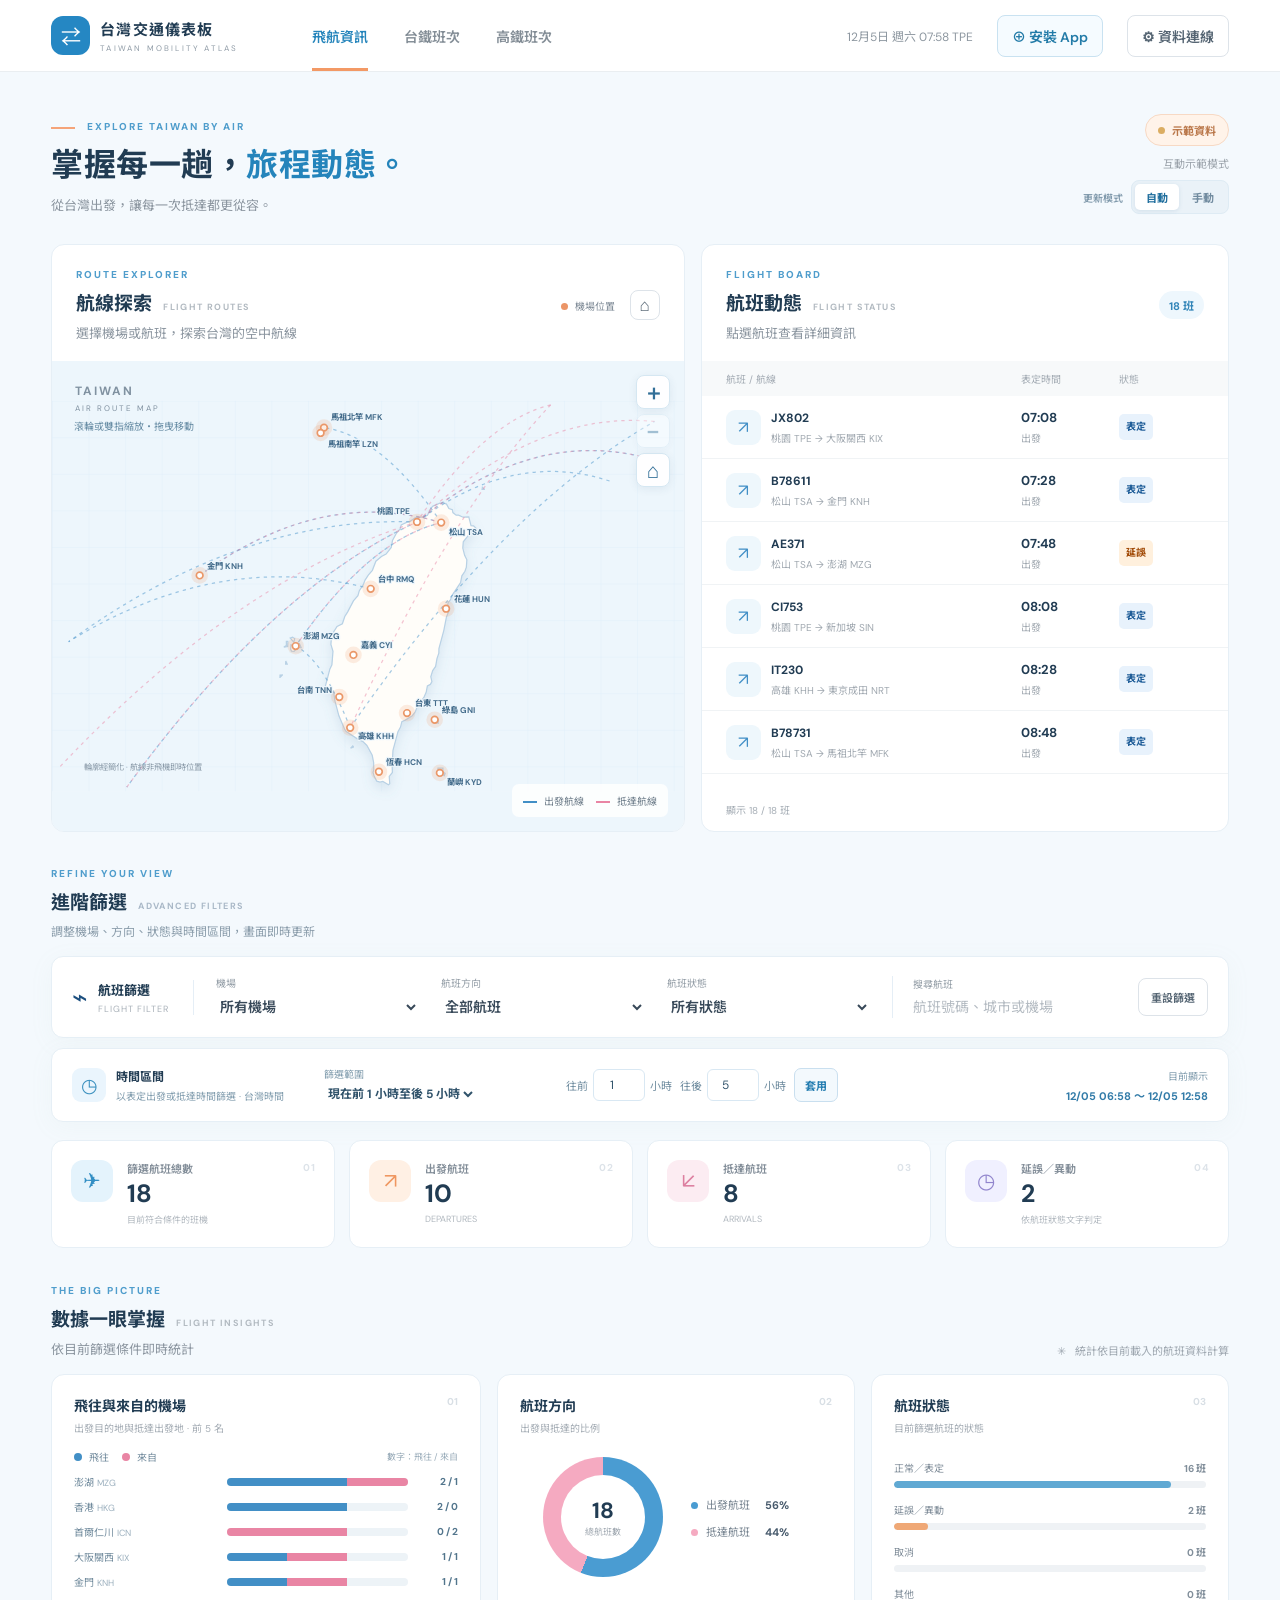
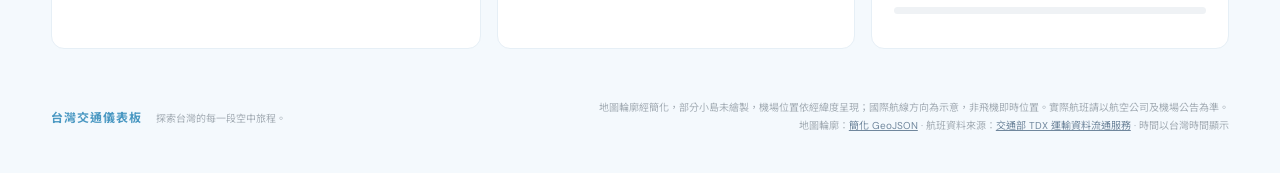
<file: index.html>
<!doctype html><html lang="zh-Hant"><head><meta charset="utf-8"><meta name="viewport" content="width=device-width,initial-scale=1"><meta name="theme-color" content="#eff5f3"><title>飛航資訊｜台灣交通儀表板</title><meta name="description" content="探索台灣機場航班動態與航線資訊"><link rel="stylesheet" href="style.css"><link rel="manifest" href="manifest.webmanifest"><link rel="apple-touch-icon" href="icons/apple-touch-icon.png"><meta name="apple-mobile-web-app-capable" content="yes"><meta name="apple-mobile-web-app-status-bar-style" content="default"><meta name="apple-mobile-web-app-title" content="交通儀表板"></head><body>
<header class="topbar"><div class="brand"><div class="brandmark" aria-hidden="true">⇄</div><div><b>台灣交通儀表板</b><small>TAIWAN MOBILITY ATLAS</small></div></div><nav aria-label="資訊頁切換"><a class="active" aria-current="page" href="index.html">飛航資訊</a><a href="train.html">台鐵班次</a><a href="thsr.html">高鐵班次</a></nav><div class="top-actions"><span class="clock" id="clock"></span><button class="settings" id="settingsOpen">⚙ <span>資料連線</span></button></div></header>
<main><section class="intro" id="overview"><div><div class="eyebrow"><span></span> EXPLORE TAIWAN BY AIR</div><h1>掌握每一趟，<em>旅程動態。</em></h1><p>從台灣出發，讓每一次抵達都更從容。</p></div><div class="intro-right"><span class="mode-pill" id="modePill"><i></i> 示範資料</span><div class="updated" id="updated">互動示範模式</div><button class="refresh" id="refresh" hidden>↻ 更新資料</button><div class="update-controls"><span class="update-caption">更新模式</span><div class="update-mode" role="group" aria-label="資料更新模式"><button type="button" id="modeAuto" aria-pressed="true">自動</button><button type="button" id="modeManual" aria-pressed="false">手動</button></div></div></div></section>
<section class="dashboard"><article class="panel map-panel"><div class="panel-head"><div><div class="section-kicker">ROUTE EXPLORER</div><h2>航線探索 <span>FLIGHT ROUTES</span></h2><p>選擇機場或航班，探索台灣的空中航線</p></div><div class="map-head-right"><span><i class="dot"></i> 機場位置</span><button id="mapReset" title="清除機場選取" aria-label="清除機場選取">⌂</button></div></div><div class="map-wrap"><div class="map-caption"><b>TAIWAN</b><span>AIR ROUTE MAP</span></div><svg id="map" viewBox="0 0 760 470" data-interactive-map tabindex="0" aria-describedby="mapHelp" role="img" aria-label="台灣機場與航線示意地圖"><defs><pattern id="grid" width="44" height="44" patternUnits="userSpaceOnUse"><path d="M 44 0 L 0 0 0 44" fill="none" stroke="#d4e7f5" stroke-width=".65"/></pattern><filter id="shadow"><feDropShadow dx="0" dy="7" stdDeviation="7" flood-color="#668fae" flood-opacity=".16"/></filter></defs><rect width="760" height="470" fill="#edf6fc"/><rect width="760" height="470" fill="url(#grid)"/><g class="map-viewport"><path class="land" d="M367.4,406.9 L374.1,410.2 L378.9,414.8 L385.3,426.7 L387.0,435.3 L387.2,444.0 L386.3,447.3 L387.8,452.3 L390.8,457.8 L394.6,459.0 L398.1,458.1 L404.8,462.2 L406.4,460.8 L405.8,452.1 L409.6,447.3 L409.3,438.7 L410.3,420.6 L416.3,398.3 L419.4,392.8 L421.0,386.2 L425.1,384.3 L433.5,379.0 L437.2,374.3 L439.7,367.8 L447.5,357.0 L450.3,350.6 L451.7,343.2 L455.3,341.4 L457.2,338.0 L455.8,332.2 L458.1,324.7 L461.6,319.7 L463.3,310.0 L465.5,303.8 L465.6,298.3 L471.5,276.3 L474.6,260.4 L478.0,251.9 L476.2,246.2 L476.6,242.9 L479.7,239.3 L480.7,235.3 L491.6,219.0 L493.2,210.7 L496.9,205.2 L498.6,200.2 L499.2,191.4 L496.5,186.1 L494.3,177.3 L494.9,169.8 L502.9,159.7 L510.1,153.5 L507.3,150.6 L504.2,150.4 L501.5,139.9 L494.6,140.2 L489.2,137.7 L486.3,137.7 L482.4,134.6 L481.7,131.1 L477.6,129.7 L474.7,124.4 L471.2,123.0 L466.7,123.2 L458.4,126.8 L455.6,129.9 L451.8,137.8 L447.1,139.7 L437.0,141.0 L430.1,145.8 L427.3,146.2 L420.2,149.6 L418.9,154.2 L414.4,159.5 L409.7,168.3 L408.2,176.6 L402.0,184.5 L396.4,187.4 L389.7,193.1 L385.5,204.1 L380.6,209.8 L376.7,215.9 L374.4,221.7 L369.8,228.6 L368.1,234.5 L362.7,240.9 L355.8,254.1 L352.3,259.7 L349.4,268.4 L343.0,271.7 L336.4,282.2 L335.6,293.4 L338.1,301.6 L336.8,317.8 L334.4,322.7 L328.7,344.4 L329.7,346.8 L339.0,351.4 L340.6,361.8 L345.2,379.2 L352.0,395.1 L354.0,398.0 L367.4,406.9 Z"/><path class="land" d="M294.8,297.1 L299.8,297.1 L297.7,292.2 L291.5,291.8 L290.1,294.5 L287.5,293.7 L287.2,299.1 L288.2,301.5 L291.4,301.7 L294.8,297.1 Z"/><path class="land" d="M282.0,289.7 L282.0,294.6 L279.0,296.4 L283.6,295.8 L283.8,289.7 L282.0,289.7 Z"/><path class="land" d="M281.3,313.3 L281.1,316.9 L283.0,317.0 L281.3,313.3 Z"/><path class="land" d="M286.7,285.6 L291.0,290.5 L292.0,286.2 L289.4,284.7 L286.7,285.6 Z"/><path class="land" d="M460.6,383.6 L461.4,387.1 L464.7,388.0 L464.8,383.6 L460.6,383.6 Z"/><path class="land" d="M464.5,442.0 L464.2,445.8 L466.6,448.4 L472.1,451.1 L473.0,448.4 L470.3,446.9 L470.4,442.2 L464.5,442.0 Z"/><path class="land" d="M517.9,104.1 L517.5,106.9 L520.4,106.5 L517.9,104.1 Z"/><path class="land" d="M274.4,330.1 L274.3,332.9 L277.3,330.0 L274.4,330.1 Z"/><path class="land" d="M359.3,418.2 L363.0,416.7 L361.9,415.4 L359.3,418.2 Z"/><g id="routes"></g><g id="markers"></g></g><text x="38" y="444" class="map-note">輪廓經簡化 · 航線非飛機即時位置</text></svg><div class="map-controls" role="group" aria-label="地圖縮放控制"><button type="button" data-map-zoom-in aria-label="放大地圖" title="放大地圖">＋</button><button type="button" data-map-zoom-out aria-label="縮小地圖" title="縮小地圖">−</button><button type="button" data-map-reset aria-label="重設地圖視角" title="重設地圖視角">⌂</button></div><span id="mapHelp" class="map-help">滾輪或雙指縮放・拖曳移動</span><div class="map-legend"><span><i></i> 出發航線</span><span><i></i> 抵達航線</span></div></div></article>
<article class="panel flight-panel" id="flights"><div class="panel-head flights-head"><div><div class="section-kicker">FLIGHT BOARD</div><h2>航班動態 <span>FLIGHT STATUS</span></h2><p>點選航班查看詳細資訊</p></div><span class="count-badge" id="listCount">0 班</span></div><div class="board-label"><span>航班 / 航線</span><span>表定時間</span><span>狀態</span></div><div id="flightList" class="flight-list"></div><div class="board-foot"><span id="showCount"></span><button id="showMore">顯示更多航班 →</button></div></article></section>
<div class="filter-section-head" id="filters"><div><div class="section-kicker">REFINE YOUR VIEW</div><h2>進階篩選 <span>ADVANCED FILTERS</span></h2><p>調整機場、方向、狀態與時間區間，畫面即時更新</p></div></div>
<section class="filterbar"><div class="filter-label"><span>⌁</span><div><strong>航班篩選</strong><small>FLIGHT FILTER</small></div></div><label><span>機場</span><select id="airport"><option value="all">所有機場</option></select></label><label><span>航班方向</span><select id="direction"><option value="all">全部航班</option><option value="departure">出發航班</option><option value="arrival">抵達航班</option></select></label><label><span>航班狀態</span><select id="status"><option value="all">所有狀態</option><option value="normal">正常／表定</option><option value="delay">延誤／異動</option><option value="cancel">取消</option><option value="other">其他</option></select></label><label class="search-label"><span>搜尋航班</span><input id="search" placeholder="航班號碼、城市或機場" autocomplete="off"></label><button class="reset" id="reset">重設篩選</button></section>
<section class="timebar" aria-label="航班時間篩選"><div class="timebar-heading"><span class="time-icon" aria-hidden="true">◷</span><div><strong>時間區間</strong><small>以表定出發或抵達時間篩選 · 台灣時間</small></div></div><label class="time-preset"><span>篩選範圍</span><select id="timeRange"><option id="relativeOption" value="relative">現在前 1 小時至後 5 小時</option><option value="custom">自訂時間區間</option><option value="all">所有時間</option></select></label><div id="relativeTime" class="relative-time"><label>往前 <input id="beforeHours" type="number" min="0" max="168" step="1" value="1" inputmode="numeric"> 小時</label><label>往後 <input id="afterHours" type="number" min="0" max="168" step="1" value="5" inputmode="numeric"> 小時</label><button type="button" id="applyRelative">套用</button></div><div id="customTime" class="custom-time" hidden><label>開始時間<input type="datetime-local" id="timeStart" step="60"></label><label>結束時間<input type="datetime-local" id="timeEnd" step="60"></label><button type="button" id="applyTime">套用區間</button></div><div class="time-current"><span>目前顯示</span><strong id="timeSummary"></strong><small id="timeError" role="alert"></small></div></section>
<section class="metrics"><article class="metric"><div class="metric-icon mint">✈</div><div><small>篩選航班總數</small><strong id="total">—</strong><span>目前符合條件的班機</span></div><b>01</b></article><article class="metric"><div class="metric-icon blue">↗</div><div><small>出發航班</small><strong id="departures">—</strong><span>DEPARTURES</span></div><b>02</b></article><article class="metric"><div class="metric-icon peach">↙</div><div><small>抵達航班</small><strong id="arrivals">—</strong><span>ARRIVALS</span></div><b>03</b></article><article class="metric"><div class="metric-icon yellow">◷</div><div><small>延誤／異動</small><strong id="delayed">—</strong><span>依航班狀態文字判定</span></div><b>04</b></article></section>

<section class="analysis-head" id="analytics"><div><div class="section-kicker">THE BIG PICTURE</div><h2>數據一眼掌握 <span>FLIGHT INSIGHTS</span></h2><p>依目前篩選條件即時統計</p></div><span>✳ &nbsp; 統計依目前載入的航班資料計算</span></section><section class="analysis-grid"><article class="panel analysis-card"><div class="card-title"><div><h3>飛往與來自的機場</h3><p>出發目的地與抵達出發地 · 前 5 名</p></div><span>01</span></div><div class="route-chart-legend"><span><i></i> 飛往</span><span><i></i> 來自</span><small>數字：飛往 / 來自</small></div><div id="airportChart" class="bars destination-chart"></div></article><article class="panel analysis-card"><div class="card-title"><div><h3>航班方向</h3><p>出發與抵達的比例</p></div><span>02</span></div><div class="donut-row"><div class="donut" id="donut"><div><strong id="donutTotal">0</strong><small>總航班數</small></div></div><div class="donut-labels"><p><i></i> 出發航班 <b id="depPct">0%</b></p><p><i></i> 抵達航班 <b id="arrPct">0%</b></p></div></div></article><article class="panel analysis-card"><div class="card-title"><div><h3>航班狀態</h3><p>目前篩選航班的狀態</p></div><span>03</span></div><div id="statusChart" class="status-bars"></div></article></section>
<footer><div><strong>台灣交通儀表板</strong><span>探索台灣的每一段空中旅程。</span></div><p>地圖輪廓經簡化，部分小島未繪製，機場位置依經緯度呈現；國際航線方向為示意，非飛機即時位置。實際航班請以航空公司及機場公告為準。<br>地圖輪廓：<a href="https://gitea.uchung.com/park/operate-vue/src/commit/bf9ebfea7e0f6b480a838ee1b83014199ef0e9e9/public/map-geojson/710000.json" target="_blank" rel="noreferrer">簡化 GeoJSON</a> · 航班資料來源：<a href="https://tdx.transportdata.tw/" target="_blank" rel="noreferrer">交通部 TDX 運輸資料流通服務</a> · 時間以台灣時間顯示</p></footer></main>
<dialog id="settingsDialog"><form method="dialog" class="dialog-head"><div><div class="section-kicker">DATA CONNECTION</div><h2>資料連線與更新設定</h2></div><button aria-label="關閉">×</button></form><div class="dialog-body"><p>飛航、台鐵及高鐵共用此瀏覽器的 TDX 金鑰、更新模式與更新間隔。</p><div class="notice">尚未設定金鑰時，儀表板顯示明確標示的示範資料。TDX 提供的是機場航班動態，並非飛機的即時定位。</div><div class="interval-settings"><label for="refreshMinutes">自動更新間隔 <span>（分鐘）</span></label><div class="interval-controls"><input id="refreshMinutes" type="number" min="1" max="1440" step="1" value="60" inputmode="numeric"><button type="button" id="saveInterval">儲存間隔</button></div><p id="intervalMessage" class="interval-message" aria-live="polite">預設每 60 分鐘更新；可輸入 1–1440 分鐘。</p><p class="quota-note">各頁依所需資料分別查詢 TDX。切換或開啟已連線的頁面會查詢一次，即使選擇手動更新；同時開啟多個頁面會分別更新。</p></div><label>Client ID<input id="clientId" autocomplete="off" placeholder="輸入 TDX Client ID"></label><label>Client Secret<input id="clientSecret" type="password" autocomplete="off" placeholder="輸入 TDX Client Secret"></label><div class="credential-actions"><button type="button" id="saveCredentials">儲存金鑰</button><button type="button" id="clearCredentials">清除本機金鑰</button></div><p id="credentialMessage" class="credential-message" role="status" aria-live="polite"></p><p class="hint">金鑰會以未加密形式保存在此裝置的瀏覽器中，可隨時清除。使用相同網站的其他程式或瀏覽器擴充功能可能讀取，請勿在共用裝置儲存。清除金鑰會停止所有開啟頁面的即時資料連線。</p><p id="connectionError" class="error" role="alert"></p><button class="primary" id="connect">連接即時資料 ↗</button><button class="secondary" id="demo">使用示範資料</button><a class="apply" href="https://tdx.transportdata.tw/" target="_blank" rel="noreferrer">前往 TDX 申請 API 金鑰 ↗</a></div></dialog>
<dialog id="detailDialog"><form method="dialog" class="dialog-head"><div><div class="section-kicker">FLIGHT DETAILS</div><h2>航班詳細資訊</h2></div><button aria-label="關閉">×</button></form><div class="dialog-body" id="detailBody"></div></dialog><script src="transport-core.js"></script><script src="app.js"></script><script src="map-interactions.js"></script><script src="pwa.js" defer></script></body></html>
</file>
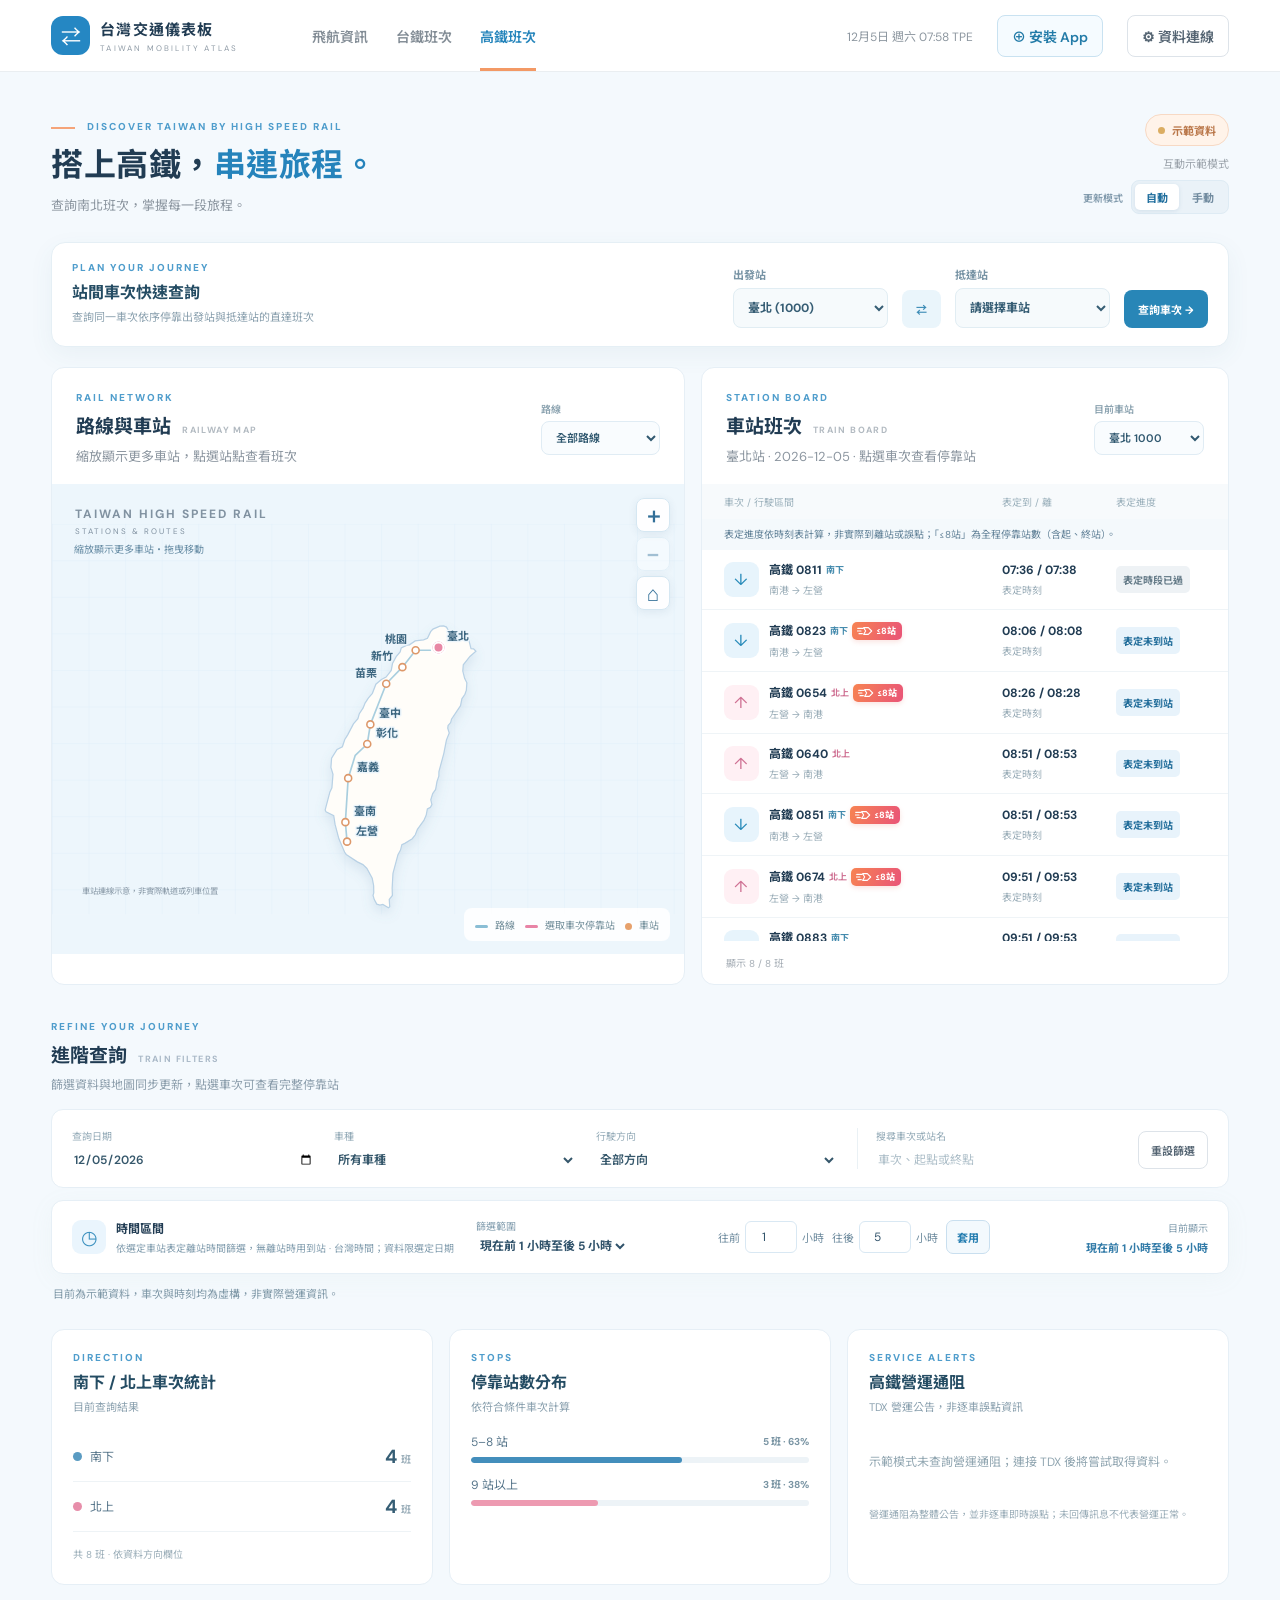
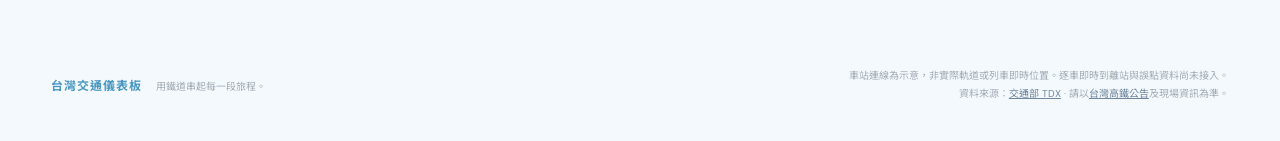
<file: thsr.html>
<!doctype html><html lang="zh-Hant"><head><meta charset="utf-8"><meta name="viewport" content="width=device-width,initial-scale=1"><meta name="theme-color" content="#f4f9fd"><title>高鐵班次｜台灣交通儀表板</title><meta name="description" content="台灣高鐵路線、時刻與車次查詢"><link rel="stylesheet" href="style.css"><link rel="stylesheet" href="train.css"><link rel="manifest" href="manifest.webmanifest"><link rel="apple-touch-icon" href="icons/apple-touch-icon.png"><meta name="apple-mobile-web-app-capable" content="yes"><meta name="apple-mobile-web-app-status-bar-style" content="default"><meta name="apple-mobile-web-app-title" content="交通儀表板"></head><body>
<header class="topbar rail-top"><div class="brand"><div class="brandmark" aria-hidden="true">⇄</div><div><b>台灣交通儀表板</b><small>TAIWAN MOBILITY ATLAS</small></div></div><nav aria-label="資訊頁切換"><a href="index.html">飛航資訊</a><a href="train.html">台鐵班次</a><a class="active" aria-current="page" href="thsr.html">高鐵班次</a></nav><div class="top-actions"><span class="clock" id="railClock"></span><button class="settings" id="railConnectOpen">⚙ <span>資料連線</span></button></div></header>
<main><section class="intro rail-intro"><div><div class="eyebrow"><span></span> DISCOVER TAIWAN BY HIGH SPEED RAIL</div><h1>搭上高鐵，<em>串連旅程。</em></h1><p>查詢南北班次，掌握每一段旅程。</p></div><div class="intro-right"><span class="mode-pill" id="railMode"><i></i> 示範資料</span><div class="updated" id="railUpdated">互動示範模式</div><div class="rail-update-line"><button class="refresh" id="railRefresh" hidden>↻ 更新時刻表與通阻</button><div class="update-controls"><span class="update-caption">更新模式</span><div class="update-mode" role="group" aria-label="高鐵資料更新模式"><button type="button" id="railAuto" aria-pressed="true">自動</button><button type="button" id="railManual" aria-pressed="false">手動</button></div></div></div></div></section>
<section class="journey-search" aria-label="站間車次快速查詢"><div><div class="section-kicker">PLAN YOUR JOURNEY</div><h2>站間車次快速查詢</h2><p>查詢同一車次依序停靠出發站與抵達站的直達班次</p></div><label>出發站<select id="journeyFrom"></select></label><button type="button" class="journey-swap" id="journeySwap" aria-label="交換出發與抵達站">⇄</button><label>抵達站<select id="journeyTo"></select></label><button type="button" class="journey-go" id="journeyGo">查詢車次 →</button><button type="button" class="journey-clear" id="journeyClear" hidden>清除站間查詢</button><p id="journeyMessage" role="status"></p></section><section class="dashboard rail-dashboard"><article class="panel map-panel"><div class="panel-head"><div><div class="section-kicker">RAIL NETWORK</div><h2>路線與車站 <span>RAILWAY MAP</span></h2><p>縮放顯示更多車站，點選站點查看班次</p></div><label class="rail-map-select"><span>路線</span><select id="railLine" aria-label="篩選路線"><option value="all">全部路線</option></select></label></div><div class="map-wrap rail-map-wrap"><div class="map-caption"><b>TAIWAN HIGH SPEED RAIL</b><span>STATIONS &amp; ROUTES</span></div><svg id="railMap" viewBox="0 0 760 470" data-interactive-map tabindex="0" aria-describedby="railMapHelp" role="group" aria-label="高鐵路線與車站示意地圖"><defs><pattern id="railGrid" width="44" height="44" patternUnits="userSpaceOnUse"><path d="M44 0L0 0 0 44" fill="none" stroke="#d4e7f5" stroke-width=".65"/></pattern><filter id="railShadow"><feDropShadow dx="0" dy="7" stdDeviation="7" flood-color="#668fae" flood-opacity=".16"/></filter></defs><rect width="760" height="470" fill="#edf6fc"/><rect width="760" height="470" fill="url(#railGrid)"/><g class="map-viewport"><g id="railLand"><path class="land" d="M367.4,406.9 L374.1,410.2 L378.9,414.8 L385.3,426.7 L387.0,435.3 L387.2,444.0 L386.3,447.3 L387.8,452.3 L390.8,457.8 L394.6,459.0 L398.1,458.1 L404.8,462.2 L406.4,460.8 L405.8,452.1 L409.6,447.3 L409.3,438.7 L410.3,420.6 L416.3,398.3 L419.4,392.8 L421.0,386.2 L425.1,384.3 L433.5,379.0 L437.2,374.3 L439.7,367.8 L447.5,357.0 L450.3,350.6 L451.7,343.2 L455.3,341.4 L457.2,338.0 L455.8,332.2 L458.1,324.7 L461.6,319.7 L463.3,310.0 L465.5,303.8 L465.6,298.3 L471.5,276.3 L474.6,260.4 L478.0,251.9 L476.2,246.2 L476.6,242.9 L479.7,239.3 L480.7,235.3 L491.6,219.0 L493.2,210.7 L496.9,205.2 L498.6,200.2 L499.2,191.4 L496.5,186.1 L494.3,177.3 L494.9,169.8 L502.9,159.7 L510.1,153.5 L507.3,150.6 L504.2,150.4 L501.5,139.9 L494.6,140.2 L489.2,137.7 L486.3,137.7 L482.4,134.6 L481.7,131.1 L477.6,129.7 L474.7,124.4 L471.2,123.0 L466.7,123.2 L458.4,126.8 L455.6,129.9 L451.8,137.8 L447.1,139.7 L437.0,141.0 L430.1,145.8 L427.3,146.2 L420.2,149.6 L418.9,154.2 L414.4,159.5 L409.7,168.3 L408.2,176.6 L402.0,184.5 L396.4,187.4 L389.7,193.1 L385.5,204.1 L380.6,209.8 L376.7,215.9 L374.4,221.7 L369.8,228.6 L368.1,234.5 L362.7,240.9 L355.8,254.1 L352.3,259.7 L349.4,268.4 L343.0,271.7 L336.4,282.2 L335.6,293.4 L338.1,301.6 L336.8,317.8 L334.4,322.7 L328.7,344.4 L329.7,346.8 L339.0,351.4 L340.6,361.8 L345.2,379.2 L352.0,395.1 L354.0,398.0 L367.4,406.9 Z"/></g><g id="railLines"></g><g id="railSelectedPath"></g><g id="railStations"></g></g><text x="36" y="446" class="map-note">車站連線示意，非實際軌道或列車位置</text></svg><div class="map-controls" role="group" aria-label="地圖縮放控制"><button type="button" data-map-zoom-in aria-label="放大地圖" title="放大地圖">＋</button><button type="button" data-map-zoom-out aria-label="縮小地圖" title="縮小地圖">−</button><button type="button" data-map-reset aria-label="重設地圖視角" title="重設地圖視角">⌂</button></div><span id="railMapHelp" class="map-help">縮放顯示更多車站・拖曳移動</span><div class="rail-map-legend"><span><i></i> 路線</span><span><i></i> 選取車次停靠站</span><span><i></i> 車站</span></div></div></article>
<article class="panel flight-panel" id="railBoard"><div class="panel-head flights-head"><div><div class="section-kicker">STATION BOARD</div><h2>車站班次 <span>TRAIN BOARD</span></h2><p id="railBoardDesc">選擇車站查看到離站資訊</p></div><label class="rail-station-head"><span>目前車站</span><select id="stationSelect" aria-label="選擇車站"></select></label></div><div class="rail-board-label"><span>車次 / 行駛區間</span><span id="railTimeColumn">表定到 / 離</span><span>表定進度</span></div><p class="thsr-progress-note">表定進度依時刻表計算，非實際到離站或誤點；「≤8站」為全程停靠站數（含起、終站）。</p><div id="trainList" class="rail-list"></div><div class="board-foot"><span id="railShowCount"></span><button id="railShowMore">顯示更多班次 →</button></div></article></section>
<div class="filter-section-head" id="railFilters"><div><div class="section-kicker">REFINE YOUR JOURNEY</div><h2>進階查詢 <span>TRAIN FILTERS</span></h2><p>篩選資料與地圖同步更新，點選車次可查看完整停靠站</p></div></div><section class="rail-filterbar"><label><span>查詢日期</span><input id="railDate" type="date"></label><label><span>車種</span><select id="railType"><option value="all">所有車種</option></select></label><label><span>行駛方向</span><select id="railDirection"><option value="all">全部方向</option><option value="0">南下</option><option value="1">北上</option></select></label><label class="rail-search"><span>搜尋車次或站名</span><input id="railSearch" placeholder="車次、起點或終點"></label><button class="reset" id="railReset">重設篩選</button></section><section class="timebar rail-timebar" aria-label="高鐵時間篩選"><div class="timebar-heading"><span class="time-icon" aria-hidden="true">◷</span><div><strong>時間區間</strong><small>依選定車站表定離站時間篩選，無離站時用到站 · 台灣時間；資料限選定日期</small></div></div><label class="time-preset"><span>篩選範圍</span><select id="railTime"><option id="railRelativeOption" value="near">現在前 1 小時至後 5 小時</option><option value="custom">自訂時間區間</option><option value="all">所選日期所有時間</option></select></label><div id="railRelativeTime" class="relative-time"><label>往前 <input id="railBefore" type="number" min="0" max="168" step="1" value="1"> 小時</label><label>往後 <input id="railAfter" type="number" min="0" max="168" step="1" value="5"> 小時</label><button type="button" id="railApplyRelative">套用</button></div><div id="railCustomTime" class="custom-time" hidden><label>開始時間<input type="datetime-local" id="railTimeStart" step="60"></label><label>結束時間<input type="datetime-local" id="railTimeEnd" step="60"></label><button type="button" id="railApplyCustom">套用區間</button></div><div class="time-current"><span>目前顯示</span><strong id="railTimeSummary"></strong><small id="railTimeError" role="alert"></small></div></section><div class="rail-note" id="railNotice">目前為示範資料，車次與時刻均為虛構，非實際營運資訊。</div>
<section class="rail-insights" id="railInsights"><article class="panel rail-insight"><div class="section-kicker">DIRECTION</div><h2>南下 / 北上車次統計</h2><p>目前查詢結果</p><div id="railDirectionStats"></div></article><article class="panel rail-insight"><div class="section-kicker">STOPS</div><h2>停靠站數分布</h2><p>依符合條件車次計算</p><div id="railTypeStats"></div></article><article class="panel rail-insight"><div class="section-kicker">SERVICE ALERTS</div><h2>高鐵營運通阻</h2><p>TDX 營運公告，非逐車誤點資訊</p><div id="railAlerts" aria-live="polite"></div></article></section>
<footer><div><strong>台灣交通儀表板</strong><span>用鐵道串起每一段旅程。</span></div><p>車站連線為示意，非實際軌道或列車即時位置。逐車即時到離站與誤點資料尚未接入。<br>資料來源：<a href="https://tdx.transportdata.tw/" target="_blank" rel="noreferrer">交通部 TDX</a> · 請以<a href="https://www.thsrc.com.tw/" target="_blank" rel="noreferrer">台灣高鐵公告</a>及現場資訊為準。</p></footer></main>
<dialog id="trainDialog"><form method="dialog" class="dialog-head"><div><div class="section-kicker">TRAIN DETAILS</div><h2>車次與停靠站</h2></div><button aria-label="關閉">×</button></form><div id="trainDetails" class="dialog-body"></div></dialog>
<dialog id="railSettings"><form method="dialog" class="dialog-head"><div><div class="section-kicker">DATA CONNECTION</div><h2>資料連線與更新設定</h2></div><button aria-label="關閉">×</button></form><div class="dialog-body"><p>飛航、台鐵及高鐵共用此瀏覽器的 TDX 金鑰、更新模式與更新間隔。連線與更新會查詢所選日期的高鐵時刻表及營運通阻，各需一次資料查詢。</p><div class="notice">營運通阻是整體公告；此頁目前未接入逐車即時到離站與誤點資料。</div><div class="interval-settings"><label for="railRefreshMinutes">自動更新間隔 <span>（分鐘）</span></label><div class="interval-controls"><input id="railRefreshMinutes" type="number" min="1" max="1440" step="1" value="60" inputmode="numeric"><button type="button" id="railSaveInterval">儲存間隔</button></div><p id="railIntervalMessage" class="interval-message" aria-live="polite">預設每 60 分鐘更新；可輸入 1–1440 分鐘。</p><p class="quota-note">各頁依所需資料分別查詢 TDX。切換或開啟已連線的頁面會查詢一次，即使選擇手動更新；同時開啟多個頁面會分別更新。</p></div><label>Client ID<input id="railClientId" autocomplete="off" placeholder="輸入 TDX Client ID"></label><label>Client Secret<input id="railClientSecret" type="password" autocomplete="off" placeholder="輸入 TDX Client Secret"></label><div class="credential-actions"><button type="button" id="railSaveCredentials">儲存金鑰</button><button type="button" id="railClear">清除本機金鑰</button></div><p id="railCredentialMessage" class="credential-message" role="status" aria-live="polite"></p><p class="hint">金鑰會以未加密形式保存在此裝置的瀏覽器中，可隨時清除。使用相同網站的其他程式或瀏覽器擴充功能可能讀取，請勿在共用裝置儲存。清除金鑰會停止所有開啟頁面的即時資料連線。</p><p id="railConnectError" class="error" role="alert"></p><button class="primary" id="railConnect">連接 TDX 高鐵資料 ↗</button><button class="secondary" id="railDemo">使用示範資料</button></div></dialog><script src="transport-core.js"></script><script src="thsr.js"></script><script src="map-interactions.js"></script><script src="pwa.js" defer></script></body></html>
</file>
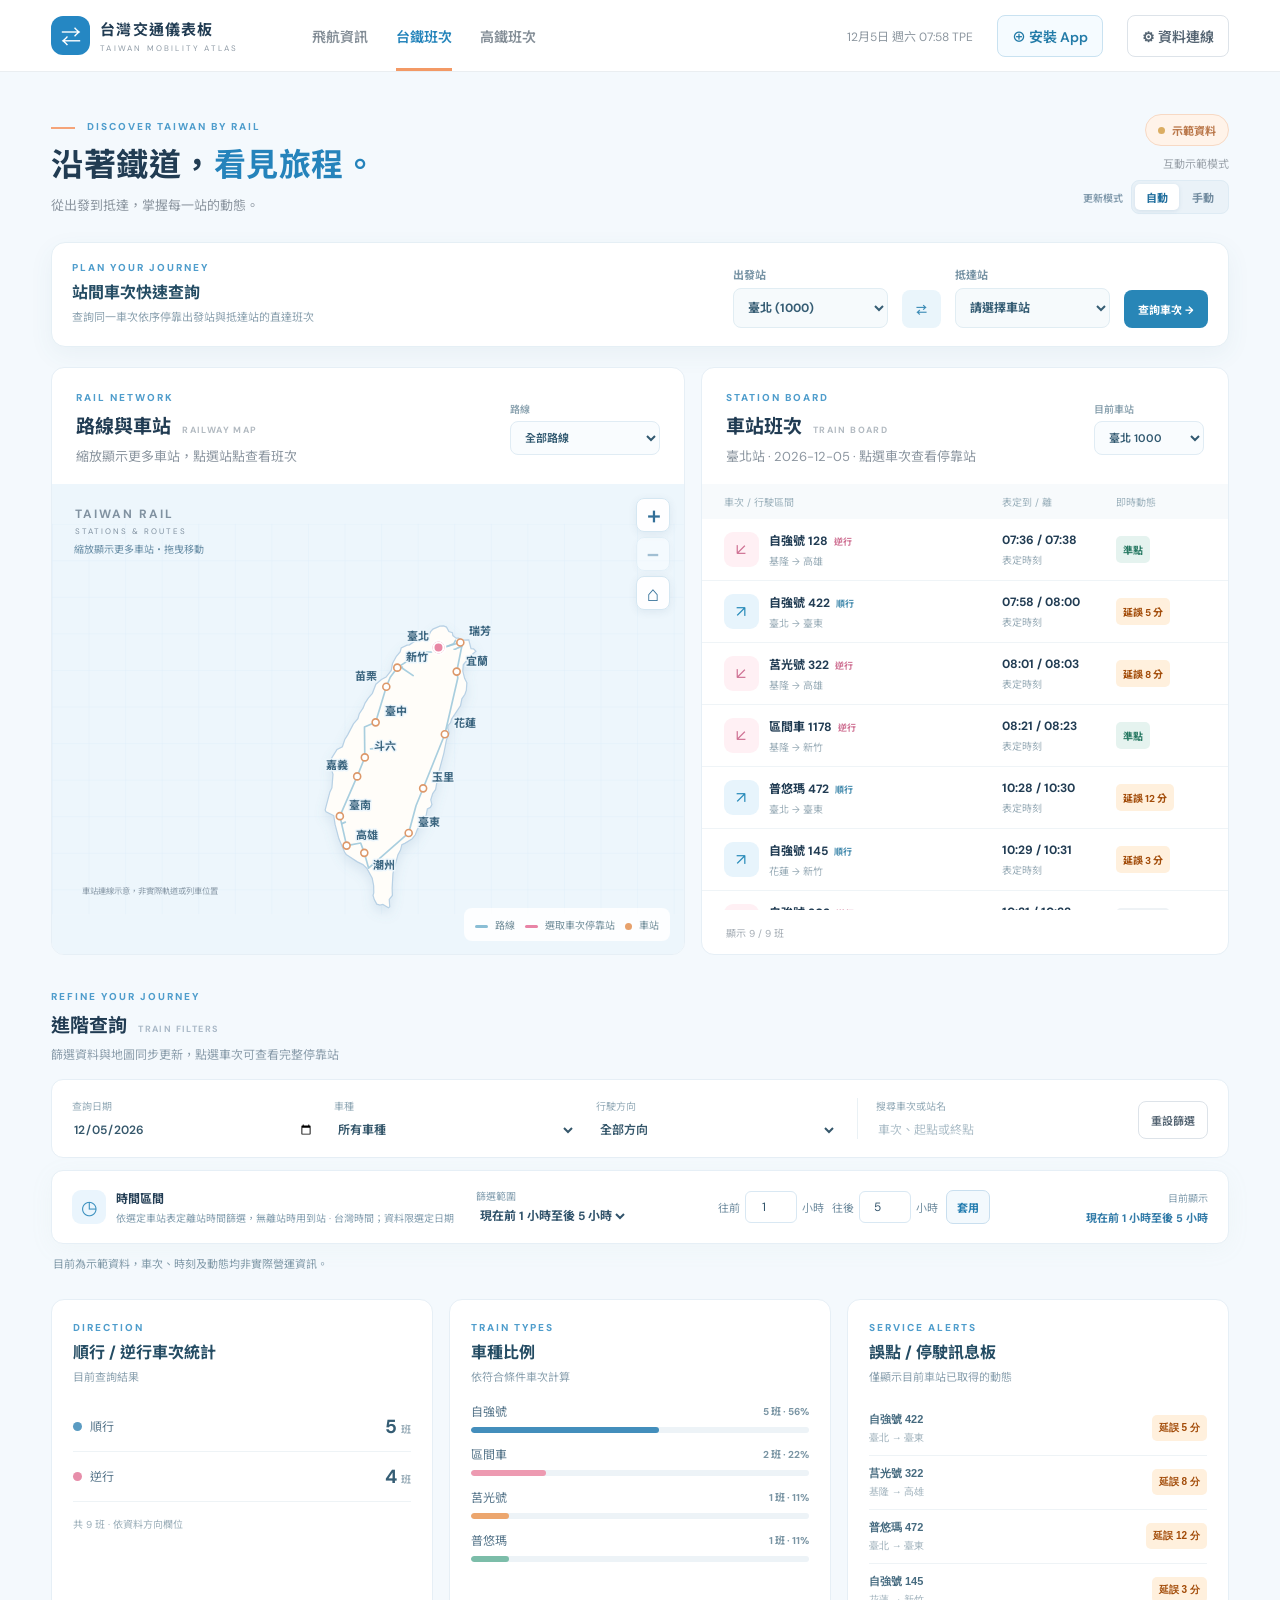
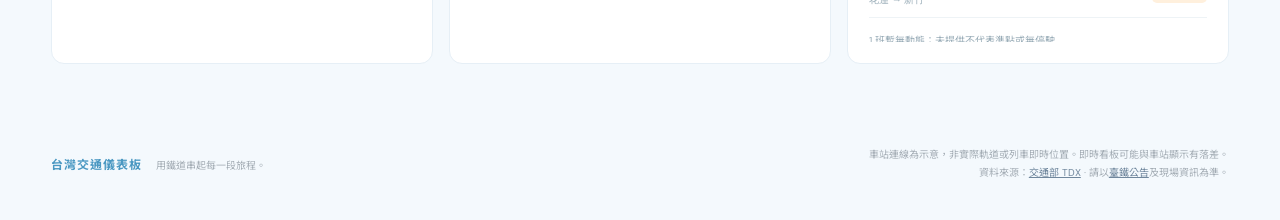
<file: train.html>
<!doctype html><html lang="zh-Hant"><head><meta charset="utf-8"><meta name="viewport" content="width=device-width,initial-scale=1"><meta name="theme-color" content="#f4f9fd"><title>台鐵班次｜台灣交通儀表板</title><meta name="description" content="台鐵路線、時刻及列車動態"><link rel="stylesheet" href="style.css"><link rel="stylesheet" href="train.css"><link rel="manifest" href="manifest.webmanifest"><link rel="apple-touch-icon" href="icons/apple-touch-icon.png"><meta name="apple-mobile-web-app-capable" content="yes"><meta name="apple-mobile-web-app-status-bar-style" content="default"><meta name="apple-mobile-web-app-title" content="交通儀表板"></head><body>
<header class="topbar rail-top"><div class="brand"><div class="brandmark" aria-hidden="true">⇄</div><div><b>台灣交通儀表板</b><small>TAIWAN MOBILITY ATLAS</small></div></div><nav aria-label="資訊頁切換"><a href="index.html">飛航資訊</a><a class="active" aria-current="page" href="train.html">台鐵班次</a><a href="thsr.html">高鐵班次</a></nav><div class="top-actions"><span class="clock" id="railClock"></span><button class="settings" id="railConnectOpen">⚙ <span>資料連線</span></button></div></header>
<main><section class="intro rail-intro"><div><div class="eyebrow"><span></span> DISCOVER TAIWAN BY RAIL</div><h1>沿著鐵道，<em>看見旅程。</em></h1><p>從出發到抵達，掌握每一站的動態。</p></div><div class="intro-right"><span class="mode-pill" id="railMode"><i></i> 示範資料</span><div class="updated" id="railUpdated">互動示範模式</div><div class="rail-update-line"><button class="refresh" id="railRefresh" hidden>↻ 更新車站動態</button><div class="update-controls"><span class="update-caption">更新模式</span><div class="update-mode" role="group" aria-label="台鐵資料更新模式"><button type="button" id="railAuto" aria-pressed="true">自動</button><button type="button" id="railManual" aria-pressed="false">手動</button></div></div></div></div></section>
<section class="journey-search" aria-label="站間車次快速查詢"><div><div class="section-kicker">PLAN YOUR JOURNEY</div><h2>站間車次快速查詢</h2><p>查詢同一車次依序停靠出發站與抵達站的直達班次</p></div><label>出發站<select id="journeyFrom"></select></label><button type="button" class="journey-swap" id="journeySwap" aria-label="交換出發與抵達站">⇄</button><label>抵達站<select id="journeyTo"></select></label><button type="button" class="journey-go" id="journeyGo">查詢車次 →</button><button type="button" class="journey-clear" id="journeyClear" hidden>清除站間查詢</button><p id="journeyMessage" role="status"></p></section><section class="dashboard rail-dashboard"><article class="panel map-panel"><div class="panel-head"><div><div class="section-kicker">RAIL NETWORK</div><h2>路線與車站 <span>RAILWAY MAP</span></h2><p>縮放顯示更多車站，點選站點查看班次</p></div><label class="rail-map-select"><span>路線</span><select id="railLine" aria-label="篩選路線"><option value="all">全部路線</option></select></label></div><div class="map-wrap rail-map-wrap"><div class="map-caption"><b>TAIWAN RAIL</b><span>STATIONS &amp; ROUTES</span></div><svg id="railMap" viewBox="0 0 760 470" data-interactive-map tabindex="0" aria-describedby="railMapHelp" role="group" aria-label="台鐵路線與車站示意地圖"><defs><pattern id="railGrid" width="44" height="44" patternUnits="userSpaceOnUse"><path d="M44 0L0 0 0 44" fill="none" stroke="#d4e7f5" stroke-width=".65"/></pattern><filter id="railShadow"><feDropShadow dx="0" dy="7" stdDeviation="7" flood-color="#668fae" flood-opacity=".16"/></filter></defs><rect width="760" height="470" fill="#edf6fc"/><rect width="760" height="470" fill="url(#railGrid)"/><g class="map-viewport"><g id="railLand"><path class="land" d="M367.4,406.9 L374.1,410.2 L378.9,414.8 L385.3,426.7 L387.0,435.3 L387.2,444.0 L386.3,447.3 L387.8,452.3 L390.8,457.8 L394.6,459.0 L398.1,458.1 L404.8,462.2 L406.4,460.8 L405.8,452.1 L409.6,447.3 L409.3,438.7 L410.3,420.6 L416.3,398.3 L419.4,392.8 L421.0,386.2 L425.1,384.3 L433.5,379.0 L437.2,374.3 L439.7,367.8 L447.5,357.0 L450.3,350.6 L451.7,343.2 L455.3,341.4 L457.2,338.0 L455.8,332.2 L458.1,324.7 L461.6,319.7 L463.3,310.0 L465.5,303.8 L465.6,298.3 L471.5,276.3 L474.6,260.4 L478.0,251.9 L476.2,246.2 L476.6,242.9 L479.7,239.3 L480.7,235.3 L491.6,219.0 L493.2,210.7 L496.9,205.2 L498.6,200.2 L499.2,191.4 L496.5,186.1 L494.3,177.3 L494.9,169.8 L502.9,159.7 L510.1,153.5 L507.3,150.6 L504.2,150.4 L501.5,139.9 L494.6,140.2 L489.2,137.7 L486.3,137.7 L482.4,134.6 L481.7,131.1 L477.6,129.7 L474.7,124.4 L471.2,123.0 L466.7,123.2 L458.4,126.8 L455.6,129.9 L451.8,137.8 L447.1,139.7 L437.0,141.0 L430.1,145.8 L427.3,146.2 L420.2,149.6 L418.9,154.2 L414.4,159.5 L409.7,168.3 L408.2,176.6 L402.0,184.5 L396.4,187.4 L389.7,193.1 L385.5,204.1 L380.6,209.8 L376.7,215.9 L374.4,221.7 L369.8,228.6 L368.1,234.5 L362.7,240.9 L355.8,254.1 L352.3,259.7 L349.4,268.4 L343.0,271.7 L336.4,282.2 L335.6,293.4 L338.1,301.6 L336.8,317.8 L334.4,322.7 L328.7,344.4 L329.7,346.8 L339.0,351.4 L340.6,361.8 L345.2,379.2 L352.0,395.1 L354.0,398.0 L367.4,406.9 Z"/></g><g id="railLines"></g><g id="railSelectedPath"></g><g id="railStations"></g></g><text x="36" y="446" class="map-note">車站連線示意，非實際軌道或列車位置</text></svg><div class="map-controls" role="group" aria-label="地圖縮放控制"><button type="button" data-map-zoom-in aria-label="放大地圖" title="放大地圖">＋</button><button type="button" data-map-zoom-out aria-label="縮小地圖" title="縮小地圖">−</button><button type="button" data-map-reset aria-label="重設地圖視角" title="重設地圖視角">⌂</button></div><span id="railMapHelp" class="map-help">縮放顯示更多車站・拖曳移動</span><div class="rail-map-legend"><span><i></i> 路線</span><span><i></i> 選取車次停靠站</span><span><i></i> 車站</span></div></div></article>
<article class="panel flight-panel" id="railBoard"><div class="panel-head flights-head"><div><div class="section-kicker">STATION BOARD</div><h2>車站班次 <span>TRAIN BOARD</span></h2><p id="railBoardDesc">選擇車站查看到離站資訊</p></div><label class="rail-station-head"><span>目前車站</span><select id="stationSelect" aria-label="選擇車站"></select></label></div><div class="rail-board-label"><span>車次 / 行駛區間</span><span id="railTimeColumn">表定到 / 離</span><span>即時動態</span></div><div id="trainList" class="rail-list"></div><div class="board-foot"><span id="railShowCount"></span><button id="railShowMore">顯示更多班次 →</button></div></article></section>
<div class="filter-section-head" id="railFilters"><div><div class="section-kicker">REFINE YOUR JOURNEY</div><h2>進階查詢 <span>TRAIN FILTERS</span></h2><p>篩選資料與地圖同步更新，點選車次可查看完整停靠站</p></div></div><section class="rail-filterbar"><label><span>查詢日期</span><input id="railDate" type="date"></label><label><span>車種</span><select id="railType"><option value="all">所有車種</option></select></label><label><span>行駛方向</span><select id="railDirection"><option value="all">全部方向</option><option value="0">順行</option><option value="1">逆行</option></select></label><label class="rail-search"><span>搜尋車次或站名</span><input id="railSearch" placeholder="車次、起點或終點"></label><button class="reset" id="railReset">重設篩選</button></section><section class="timebar rail-timebar" aria-label="台鐵時間篩選"><div class="timebar-heading"><span class="time-icon" aria-hidden="true">◷</span><div><strong>時間區間</strong><small>依選定車站表定離站時間篩選，無離站時用到站 · 台灣時間；資料限選定日期</small></div></div><label class="time-preset"><span>篩選範圍</span><select id="railTime"><option id="railRelativeOption" value="near">現在前 1 小時至後 5 小時</option><option value="custom">自訂時間區間</option><option value="all">所選日期所有時間</option></select></label><div id="railRelativeTime" class="relative-time"><label>往前 <input id="railBefore" type="number" min="0" max="168" step="1" value="1"> 小時</label><label>往後 <input id="railAfter" type="number" min="0" max="168" step="1" value="5"> 小時</label><button type="button" id="railApplyRelative">套用</button></div><div id="railCustomTime" class="custom-time" hidden><label>開始時間<input type="datetime-local" id="railTimeStart" step="60"></label><label>結束時間<input type="datetime-local" id="railTimeEnd" step="60"></label><button type="button" id="railApplyCustom">套用區間</button></div><div class="time-current"><span>目前顯示</span><strong id="railTimeSummary"></strong><small id="railTimeError" role="alert"></small></div></section><div class="rail-note" id="railNotice">目前為示範資料，車次、時刻及動態均非實際營運資訊。</div>
<section class="rail-insights" id="railInsights"><article class="panel rail-insight"><div class="section-kicker">DIRECTION</div><h2>順行 / 逆行車次統計</h2><p>目前查詢結果</p><div id="railDirectionStats"></div></article><article class="panel rail-insight"><div class="section-kicker">TRAIN TYPES</div><h2>車種比例</h2><p>依符合條件車次計算</p><div id="railTypeStats"></div></article><article class="panel rail-insight"><div class="section-kicker">SERVICE ALERTS</div><h2>誤點 / 停駛訊息板</h2><p>僅顯示目前車站已取得的動態</p><div id="railAlerts" aria-live="polite"></div></article></section>
<footer><div><strong>台灣交通儀表板</strong><span>用鐵道串起每一段旅程。</span></div><p>車站連線為示意，非實際軌道或列車即時位置。即時看板可能與車站顯示有落差。<br>資料來源：<a href="https://tdx.transportdata.tw/" target="_blank" rel="noreferrer">交通部 TDX</a> · 請以<a href="https://www.railway.gov.tw/" target="_blank" rel="noreferrer">臺鐵公告</a>及現場資訊為準。</p></footer></main>
<dialog id="trainDialog"><form method="dialog" class="dialog-head"><div><div class="section-kicker">TRAIN DETAILS</div><h2>車次與停靠站</h2></div><button aria-label="關閉">×</button></form><div id="trainDetails" class="dialog-body"></div></dialog>
<dialog id="railSettings"><form method="dialog" class="dialog-head"><div><div class="section-kicker">DATA CONNECTION</div><h2>資料連線與更新設定</h2></div><button aria-label="關閉">×</button></form><div class="dialog-body"><p>飛航、台鐵及高鐵共用此瀏覽器的 TDX 金鑰、更新模式與更新間隔。首次連線會取得車站、路線、當日時刻表及目前車站動態。</p><div class="notice">動態看板由 TDX 提供，可能僅涵蓋接近車站的部分車次，且與現場資訊有時間差；沒有資料不代表準點。取得空結果或失敗時可能嘗試另一個看板，會增加查詢次數。</div><div class="interval-settings"><label for="railRefreshMinutes">自動更新間隔 <span>（分鐘）</span></label><div class="interval-controls"><input id="railRefreshMinutes" type="number" min="1" max="1440" step="1" value="60" inputmode="numeric"><button type="button" id="railSaveInterval">儲存間隔</button></div><p id="railIntervalMessage" class="interval-message" aria-live="polite">預設每 60 分鐘更新；可輸入 1–1440 分鐘。</p><p class="quota-note">各頁依所需資料分別查詢 TDX。切換或開啟已連線的頁面會查詢一次，即使選擇手動更新；同時開啟多個頁面會分別更新。</p></div><label>Client ID<input id="railClientId" autocomplete="off" placeholder="輸入 TDX Client ID"></label><label>Client Secret<input id="railClientSecret" type="password" autocomplete="off" placeholder="輸入 TDX Client Secret"></label><div class="credential-actions"><button type="button" id="railSaveCredentials">儲存金鑰</button><button type="button" id="railClear">清除本機金鑰</button></div><p id="railCredentialMessage" class="credential-message" role="status" aria-live="polite"></p><p class="hint">金鑰會以未加密形式保存在此裝置的瀏覽器中，可隨時清除。使用相同網站的其他程式或瀏覽器擴充功能可能讀取，請勿在共用裝置儲存。清除金鑰會停止所有開啟頁面的即時資料連線。</p><p id="railConnectError" class="error" role="alert"></p><button class="primary" id="railConnect">連接 TDX 台鐵資料 ↗</button><button class="secondary" id="railDemo">使用示範資料</button></div></dialog><script src="transport-core.js"></script><script src="train.js"></script><script src="map-interactions.js"></script><script src="pwa.js" defer></script></body></html>
</file>
<file: style.css>
@import url('https://fonts.googleapis.com/css2?family=DM+Sans:wght@400;500;600;700&family=Noto+Sans+TC:wght@400;500;600;700;800&display=swap');
:root{--ink:#1c2b38;--muted:#7e8a96;--teal:#194a77;--deep:#10375b;--line:#e6eaee;--bg:#f4f6f8;--orange:#d88a52}*{box-sizing:border-box}html{scroll-behavior:smooth}body{margin:0;background:var(--bg);color:var(--ink);font-family:'DM Sans','Noto Sans TC',sans-serif;font-size:14px}.topbar{height:72px;background:white;border-bottom:1px solid #eaeef1;display:flex;align-items:center;padding:0 max(4%,calc((100% - 1440px)/2));gap:74px}.brand{display:flex;align-items:center;gap:10px;white-space:nowrap}.brandmark{width:39px;height:39px;background:#1b4b77;color:white;border-radius:12px;display:grid;place-items:center;font-size:20px}.brand b{font-size:15px;letter-spacing:1.2px}.brand small{display:block;font-size:8px;color:#8f9ba6;letter-spacing:2.2px;margin-top:3px}nav{display:flex;align-self:stretch;gap:36px}nav a{display:flex;align-items:center;color:#838d96;text-decoration:none;font-weight:600;position:relative}nav a.active{color:#194a77}nav a.active:after{content:'';height:3px;background:#1c5182;position:absolute;bottom:0;left:0;right:0}.top-actions{margin-left:auto;display:flex;align-items:center;gap:24px}.clock{color:#8c969f;font-size:12px}.settings,.reset,#mapReset{border:1px solid #dde3e9;background:#fff;border-radius:8px;color:#546472;padding:10px 14px;font:inherit;font-weight:600;cursor:pointer}.settings:hover,.reset:hover,#mapReset:hover{border-color:#7294b3;color:#124371}main{max-width:1440px;margin:auto;padding:0 4%}.intro{display:flex;justify-content:space-between;align-items:end;padding:42px 0 28px}.eyebrow,.section-kicker{font-size:10px;font-weight:800;color:#4e769a;letter-spacing:2px}.eyebrow span{display:inline-block;width:24px;height:2px;background:#45739e;vertical-align:middle;margin-right:8px}h1{font-size:32px;letter-spacing:.5px;margin:12px 0 8px;line-height:1.3}h1 em{font-style:normal;color:#1c4f7f}.intro p,.panel-head p,.analysis-head p{color:#8c96a0;margin:0;font-size:13px}.intro-right{text-align:right}.mode-pill{display:inline-flex;align-items:center;gap:7px;color:#ae763f;background:#fff3df;border:1px solid #f2dfbc;border-radius:30px;padding:7px 12px;font-weight:700;font-size:11px}.mode-pill.live{color:#184b7b;background:#e7eff6;border-color:#cadae8}.mode-pill i,.dot{width:7px;height:7px;background:#dbad62;border-radius:50%;display:inline-block}.mode-pill.live i,.dot{background:#2a669d}.updated{font-size:11px;color:#99a1a9;margin-top:9px}.filterbar{background:#fff;box-shadow:0 5px 24px #a5c1b110;border:1px solid #eaeef1;border-radius:12px;display:flex;align-items:center;padding:18px 20px;gap:22px}.filter-label{display:flex;gap:10px;align-items:center;min-width:122px;border-right:1px solid var(--line)}.filter-label>span{font-size:26px;color:#1c4f7f}.filter-label strong,.filter-label small{display:block}.filter-label strong{font-size:13px}.filter-label small{font-size:9px;color:#a9b1b9;letter-spacing:1px;margin-top:4px}.filterbar label{min-width:0;flex:1}.filterbar label>span{display:block;font-size:10px;color:#949ea7;margin-bottom:5px}.filterbar select,.filterbar input{font:inherit;color:#384959;border:0;background:transparent;width:100%;outline:0;font-weight:600;padding:2px 0}.search-label{border-left:1px solid var(--line);padding-left:20px}.filterbar input::placeholder{color:#b4bbc2;font-weight:400}.reset{white-space:nowrap;font-size:11px;padding:10px 12px}.metrics{display:grid;grid-template-columns:repeat(4,1fr);gap:14px;margin:18px 0}.metric{min-height:108px;border-radius:12px;background:white;border:1px solid #eaeef1;padding:19px;display:flex;gap:14px;position:relative}.metric-icon{width:42px;height:42px;display:grid;place-items:center;border-radius:12px;font-size:21px}.mint{background:#e3ebf3;color:#1a5183}.blue{background:#e9eff5;color:#5d85aa}.peach{background:#faeee5;color:#ce8b59}.yellow{background:#fcf5e3;color:#d1a548}.metric small,.metric strong,.metric span{display:block}.metric small{color:#838e99;font-weight:600;font-size:11px}.metric strong{font-size:25px;line-height:1.3;margin:2px 0}.metric span{color:#b2b9c0;font-size:9px}.metric>b{position:absolute;right:18px;top:20px;color:#dde3e9;font-size:10px;letter-spacing:1px}.dashboard{display:grid;grid-template-columns:1.2fr 1fr;gap:16px}.panel{background:#fff;border:1px solid #e8ecf0;border-radius:13px;overflow:hidden}.panel-head{display:flex;justify-content:space-between;align-items:center;padding:23px 24px 19px}.panel-head h2,.analysis-head h2{font-size:19px;margin:7px 0}.panel-head h2 span,.analysis-head h2 span{font-size:9px;letter-spacing:1.4px;color:#b2bac1;margin-left:7px}.map-head-right{display:flex;align-items:center;gap:15px;font-size:10px;color:#7f8b97}.map-head-right .dot{margin-right:4px}#mapReset{font-size:17px;padding:3px 9px}.map-wrap{position:relative;height:470px;overflow:hidden;background:#e9eef2}.map-wrap svg{display:block;width:100%;height:100%}.land,.island{fill:#f9fcf7;stroke:#becbd7;stroke-width:1.5;filter:url(#shadow)}.map-caption{position:absolute;left:23px;top:22px;z-index:1;color:#8192a1;pointer-events:none}.map-caption b,.map-caption span{display:block;letter-spacing:2px}.map-caption b{font-size:12px}.map-caption span{font-size:8px;margin-top:4px}.map-note{fill:#8a9aa8;font-size:10px}.map-legend{position:absolute;bottom:14px;right:16px;background:#ffffffd9;border-radius:7px;padding:9px 11px;color:#6f7e8b;font-size:10px;display:flex;gap:12px}.map-legend i{display:inline-block;width:14px;height:2px;vertical-align:middle;margin-right:4px;background:#215d95}.map-legend span+span i{background:#e2a56e}.marker{cursor:pointer}.marker text{font-size:10px;font-weight:700;fill:#54687b;paint-order:stroke;stroke:#e9eef2;stroke-width:3px;stroke-linejoin:round}.marker circle.outer{fill:#1e5486;opacity:.18}.marker circle.inner{fill:#fff;stroke:#1c5386;stroke-width:2}.marker.selected circle.inner{fill:#1c5386;stroke:#fff}.route{fill:none;stroke:#1f5a91;stroke-width:1.5;opacity:.48;stroke-dasharray:4 5}.route.arrival{stroke:#d99c67}.route.selected{stroke-width:3;opacity:1;stroke-dasharray:none}.flight-panel{display:flex;flex-direction:column;min-width:0}.count-badge{background:#edf2f7;color:#1c5284;padding:6px 10px;border-radius:20px;font-size:11px;font-weight:700}.board-label{display:grid;grid-template-columns:1fr 90px 85px;gap:8px;background:#f7f9fa;padding:10px 24px;color:#a5adb5;font-size:10px}.flight-list{height:391px;overflow:auto}.flight-row{width:100%;display:grid;grid-template-columns:1fr 90px 85px;gap:8px;align-items:center;text-align:left;padding:13px 24px;border:0;border-bottom:1px solid #f0f3f5;background:white;font:inherit;color:inherit;cursor:pointer}.flight-row:hover,.flight-row.selected{background:#f2f6fa}.flight-main{display:flex;align-items:center;gap:10px;min-width:0}.air-icon{width:35px;height:35px;flex:none;display:grid;place-items:center;background:#f1f4f7;color:#607e9a;border-radius:9px;font-size:17px}.flight-main strong,.flight-main small,.flight-time strong,.flight-time small{display:block}.flight-main strong{font-size:12px}.flight-main small,.flight-time small{color:#a0a8b0;font-size:10px;margin-top:4px;white-space:nowrap;overflow:hidden;text-overflow:ellipsis}.flight-time strong{font-size:13px}.status{font-size:10px;font-weight:700;padding:6px 7px;border-radius:5px;background:#e9eff5;color:#447098;white-space:nowrap;display:inline-block;max-width:100%;overflow:hidden;text-overflow:ellipsis}.status.delay{background:#fff2e5;color:#d69454}.status.cancel{background:#fcebe9;color:#d46d65}.status.other{background:#eef1f3;color:#7c8995}.board-foot{display:flex;align-items:center;justify-content:space-between;padding:14px 24px;color:#a4acb4;font-size:10px;margin-top:auto}.board-foot button{border:0;background:none;color:#2c5b87;font-size:11px;font-weight:700;cursor:pointer}.empty{text-align:center;color:#9ca6b0;padding:65px 15px;line-height:2}.analysis-head{display:flex;align-items:end;justify-content:space-between;margin:36px 0 16px}.analysis-head>span{font-size:11px;color:#9ea7b0}.analysis-grid{display:grid;grid-template-columns:1.2fr 1fr 1fr;gap:16px}.analysis-card{min-height:235px;padding:20px 22px}.card-title{display:flex;justify-content:space-between}.card-title h3{font-size:14px;margin:0 0 5px}.card-title p{margin:0;color:#a4acb4;font-size:10px}.card-title>span{color:#d8dfe5;font-size:10px;font-weight:bold}.bars{margin-top:20px}.bar-row{display:grid;grid-template-columns:58px 1fr 28px;align-items:center;gap:8px;margin:12px 0;font-size:10px;color:#798692}.bar-track{height:7px;background:#eff2f5;border-radius:5px;overflow:hidden}.bar-fill{height:100%;background:#5d88b0;border-radius:5px}.bar-row b{text-align:right;color:#687989}.donut-row{display:flex;align-items:center;justify-content:center;gap:28px;margin-top:22px}.donut{width:120px;height:120px;border-radius:50%;display:grid;place-items:center;background:conic-gradient(#4277a8 0 50%,#d2dee9 50% 100%)}.donut>div{width:84px;height:84px;border-radius:50%;background:white;display:flex;align-items:center;justify-content:center;flex-direction:column}.donut strong{font-size:22px}.donut small{font-size:9px;color:#a4acb4}.donut-labels{min-width:118px}.donut-labels p{font-size:11px;color:#798692;white-space:nowrap}.donut-labels i{display:inline-block;width:7px;height:7px;border-radius:50%;background:#4277a8;margin-right:5px}.donut-labels p+ p i{background:#d2dee9}.donut-labels b{margin-left:12px;color:#475a6c}.status-bars{margin-top:25px}.status-line{margin:14px 0}.status-line div:first-child{display:flex;justify-content:space-between;font-size:10px;color:#818e9a;margin-bottom:6px}.status-line .bar-fill.delay{background:#e6b577}.status-line .bar-fill.cancel{background:#e69286}.status-line .bar-fill.other{background:#b8c0c8}footer{display:flex;justify-content:space-between;align-items:center;padding:40px 0 28px;color:#a4adb5;font-size:10px}footer strong{color:#4f6f8c;letter-spacing:1px;font-size:12px;margin-right:14px}footer p{text-align:right;line-height:1.8}footer a{color:#70879d}dialog{border:0;padding:0;border-radius:16px;width:min(500px,calc(100% - 32px));box-shadow:0 25px 90px #153d3466;color:var(--ink)}dialog::backdrop{background:#143e39a6;backdrop-filter:blur(3px)}.dialog-head{display:flex;align-items:start;justify-content:space-between;padding:25px 26px 15px}.dialog-head h2{margin:8px 0 0;font-size:20px}.dialog-head button{border:0;background:#f1f4f7;width:32px;height:32px;border-radius:50%;color:#647788;font-size:23px;cursor:pointer}.dialog-body{padding:0 26px 26px}.dialog-body>p{line-height:1.7;color:#72808c}.notice{background:#eef3f8;border-radius:9px;padding:13px;color:#5e7080;font-size:12px;line-height:1.7;margin:16px 0}.dialog-body label{display:block;font-size:12px;font-weight:700;margin:15px 0}.dialog-body input{display:block;width:100%;padding:12px;border:1px solid #dde4ea;border-radius:8px;margin-top:7px;font:inherit;outline-color:#1c5386}.hint{font-size:11px}.error{font-size:12px;color:#c65e55!important}.primary,.secondary{width:100%;border-radius:8px;padding:13px;font:inherit;font-weight:700;cursor:pointer}.primary{background:#194b7a;border:0;color:white}.primary:disabled{opacity:.6}.secondary{margin-top:8px;border:1px solid #dde4ea;background:white;color:#677684}.apply{display:block;text-align:center;margin-top:17px;color:#1a4f7f;font-size:12px}.detail-route{display:flex;justify-content:space-between;align-items:center;background:#f2f6f9;border-radius:10px;padding:20px;margin:15px 0}.detail-route strong{display:block;font-size:23px}.detail-route small{color:#8997a3}.detail-grid{display:grid;grid-template-columns:1fr 1fr;gap:18px;padding:10px 0}.detail-grid small,.detail-grid strong{display:block}.detail-grid small{color:#9ca6b0;font-size:11px;margin-bottom:5px}.detail-grid strong{font-size:13px;overflow-wrap:anywhere}@media(max-width:1000px){.topbar{gap:30px}nav{gap:20px}.filterbar{flex-wrap:wrap}.filter-label{min-width:110px}.filterbar label{min-width:120px}.dashboard{grid-template-columns:1fr}.flight-list{height:360px}.analysis-grid{grid-template-columns:1fr 1fr}.analysis-card:first-child{grid-column:span 2}}@media(max-width:650px){.topbar{height:auto;min-height:68px;flex-wrap:wrap;gap:0;padding:12px 5%}.brandmark{width:34px;height:34px}.brand b{font-size:12px}.top-actions{gap:8px}.clock{display:none}.settings{padding:8px;font-size:11px}nav{width:100%;justify-content:space-between;order:3;height:38px;gap:0}nav a{font-size:12px}main{padding:0 4%}.intro{padding:30px 0 20px;align-items:start}.intro-right{padding-top:5px}h1{font-size:24px}.intro p{font-size:11px}.eyebrow{font-size:9px}.updated{font-size:9px}.filterbar{gap:14px;padding:15px}.filter-label{width:100%;border:0}.filterbar label{flex:1 1 42%}.search-label{border:0;padding:0}.reset{align-self:end}.metrics{grid-template-columns:1fr 1fr;gap:8px}.metric{min-height:94px;padding:14px;gap:9px}.metric-icon{width:35px;height:35px;font-size:17px}.metric strong{font-size:21px}.metric>b{right:10px;top:12px}.panel-head{padding:20px 16px}.panel-head h2,.analysis-head h2{font-size:17px}.map-wrap{height:350px}.board-label,.flight-row{padding-left:15px;padding-right:15px;grid-template-columns:1fr 66px 72px}.flight-main{gap:7px}.flight-main small{max-width:130px}.air-icon{width:29px;height:29px}.analysis-head>span{display:none}.analysis-grid{grid-template-columns:1fr}.analysis-card:first-child{grid-column:auto}.analysis-card{min-height:200px}footer{display:block}footer p{text-align:left;margin-top:15px}}
.refresh{border:0;background:none;padding:7px 0 0;color:#1c5181;font-size:11px;font-weight:700;cursor:pointer}.refresh[hidden]{display:none}

/* Sky, tangerine and rose palette */
:root{--ink:#213c53;--muted:#819aac;--teal:#267eb5;--deep:#176c9f;--line:#e5eef6;--bg:#f4f9fd;--orange:#f09b5d}
body{background:#f4f9fd}.brandmark{background:#2587c3}nav a.active,h1 em{color:#2484bb}nav a.active:after{background:#f39965}.eyebrow,.section-kicker{color:#4f9dcc}.eyebrow span{background:#f5a479}.mode-pill{background:#fff3e9;color:#ba7749;border-color:#f7d9c4}.mode-pill.live{color:#257ea9;background:#e8f5fd;border-color:#c7e3f2}.metric-icon.mint{background:#e4f3fc;color:#328ec4}.metric-icon.blue{background:#fff0e4;color:#ef9660}.metric-icon.peach{background:#fcecf2;color:#dd7fa0}.metric-icon.yellow{background:#f0f0ff;color:#9185cd}.panel,.metric,.filterbar{border-color:#e6eff6}.map-wrap{background:#edf6fc}.land{fill:#fffdf9;stroke:#b8d1e5}.marker circle.outer{fill:#f1996c}.marker circle.inner{stroke:#ea9768;fill:white}.marker.selected circle.inner{fill:#e98d61;stroke:white}.marker text{fill:#456d8c;stroke:#edf6fc}.route{stroke:#428fc6}.route.arrival{stroke:#e985a4}.map-legend i{background:#428fc6}.map-legend span+span i{background:#e985a4}.dot{background:#eb9567}.count-badge{background:#eef7fd;color:#3285b8}.air-icon{background:#eef7fc;color:#5ca1c5}.flight-row:hover,.flight-row.selected{background:#f2f8fd}.bar-fill{background:#60a9d3}.donut-labels i{background:#4a9cd2}.donut-labels p+p i{background:#f5aac1}.status-line .bar-fill.delay{background:#efa876}.status-line .bar-fill.cancel{background:#e990a9}.primary{background:#2689bf}.notice,.detail-route{background:#f0f8fc}.settings:hover,.reset:hover,#mapReset:hover{color:#267fb1;border-color:#83b9d5}.refresh,.board-foot button,.apply{color:#2788b9}footer strong{color:#4a98c2}

/* Match flight direction icons to the map routes and legend. */
:root{--departure-color:#428fc6;--arrival-color:#e985a4}
.route{stroke:var(--departure-color)}.route.arrival{stroke:var(--arrival-color)}
.map-legend i{background:var(--departure-color)}.map-legend span+span i{background:var(--arrival-color)}
.air-icon.departure{color:var(--departure-color);background:#eef7fc}.air-icon.arrival{color:var(--arrival-color);background:#fdf0f5}

/* Distinct status badges keep text readable and do not affect the map's direction colors. */
.status{white-space:normal;overflow:visible;text-overflow:clip;line-height:1.35;overflow-wrap:anywhere}
.status.state-scheduled{background:#e8f2fc;color:#205e99}
.status.state-checkin{background:#fff2d8;color:#815600}
.status.state-boarding{background:#f0eafd;color:#6844a3}
.status.state-final-call{background:#fbe8f4;color:#9f3473}
.status.state-gate-closed{background:#e9edf2;color:#485767}
.status.state-departed{background:#e5f3ef;color:#1c765f}
.status.state-arrived{background:#ddf5f8;color:#126c78}
.status.state-delayed{background:#fff0dd;color:#a24b08}
.status.state-changed{background:#ffeadf;color:#a0442c}
.status.state-cancelled{background:#fae6e8;color:#a32f3b}
.status.state-unknown{background:#edf0f3;color:#53606d}

.interval-settings{background:#f4f9fd;border:1px solid #e0edf7;border-radius:10px;padding:14px;margin:15px 0}.dialog-body .interval-settings label{margin:0 0 8px;color:#315b78}.interval-settings label span{font-weight:400;color:#7994a8}.interval-controls{display:flex;gap:8px}.dialog-body .interval-controls input{margin:0;flex:1;min-width:0;background:#fff}.interval-controls button{border:1px solid #c9dfef;border-radius:8px;background:white;color:#267eb1;padding:0 13px;font:inherit;font-size:12px;font-weight:700;white-space:nowrap;cursor:pointer}.interval-message,.quota-note{font-size:11px;line-height:1.6;margin:8px 0 0;color:#728b9d}.interval-message.invalid{color:#b23f3f}.quota-note{color:#946638}dialog{max-height:calc(100vh - 32px);overflow-y:auto}

.update-controls{display:flex;justify-content:flex-end;align-items:center;gap:8px;margin-top:9px}.update-caption{font-size:10px;color:#819aac;font-weight:600}.update-mode{display:inline-flex;background:#eaf2f8;border:1px solid #deebf4;border-radius:8px;padding:3px;gap:2px}.update-mode button{font:inherit;font-size:11px;font-weight:700;color:#728ca0;background:transparent;border:0;border-radius:5px;padding:5px 11px;cursor:pointer}.update-mode button[aria-pressed="true"]{color:#216f9e;background:#fff;box-shadow:0 1px 4px #46779c25}.update-mode button:focus-visible{outline:2px solid #1979ac;outline-offset:1px}@media(max-width:650px){.update-controls{gap:4px}.update-mode button{padding:5px 7px}.update-caption{font-size:9px}}

.timebar{margin-top:10px;display:flex;align-items:center;gap:22px;padding:14px 20px;background:#fff;border:1px solid #e6eff6;border-radius:12px;box-shadow:0 5px 24px #a5c1b110}.timebar-heading{display:flex;align-items:center;gap:10px;min-width:230px}.time-icon{width:34px;height:34px;display:grid;place-items:center;background:#eaf5fd;border-radius:9px;color:#398fbe;font-size:19px}.timebar-heading strong,.timebar-heading small,.time-preset span,.time-current span,.time-current strong,.time-current small,.custom-time label{display:block}.timebar-heading strong{font-size:12px}.timebar-heading small,.time-preset span,.time-current span{font-size:10px;color:#839eaf;margin-top:3px}.time-preset{min-width:220px}.time-preset select{border:0;background:transparent;color:#31536b;font:inherit;font-size:12px;font-weight:700;outline-color:#2788b9;padding:4px 0}.time-current{margin-left:auto;text-align:right;min-width:180px}.time-current strong{font-size:11px;color:#327ba8;margin-top:4px}.time-current small{font-size:10px;color:#b64242;max-width:250px;margin-top:3px}.custom-time{display:flex;align-items:end;gap:8px}.custom-time[hidden]{display:none}.custom-time label{font-size:10px;color:#839eaf;white-space:nowrap}.custom-time input{display:block;margin-top:4px;border:1px solid #d9e8f3;border-radius:6px;padding:7px;color:#31536b;background:#fff;font:inherit;font-size:11px}.custom-time button{border:1px solid #c9dfef;background:#f3f9fd;border-radius:7px;padding:8px 10px;color:#267eb1;font:inherit;font-size:11px;font-weight:700;white-space:nowrap;cursor:pointer}@media(max-width:1100px){.timebar{flex-wrap:wrap;gap:12px 20px}.time-current{margin-left:auto}.custom-time{order:4;width:100%}}@media(max-width:650px){.timebar{padding:14px;gap:12px}.timebar-heading{width:100%}.time-preset{min-width:0;flex:1}.time-current{min-width:0;flex:1}.custom-time{flex-wrap:wrap}.custom-time label{flex:1;min-width:130px}.custom-time input{width:100%}.custom-time button{width:100%}.time-current strong{font-size:10px}}

.relative-time{display:flex;align-items:center;gap:8px}.relative-time[hidden]{display:none}.relative-time label{display:flex;align-items:center;gap:5px;color:#6f8c9f;font-size:11px;white-space:nowrap}.relative-time input{width:52px;border:1px solid #d9e8f3;border-radius:6px;padding:7px 5px;color:#31536b;background:white;font:inherit;font-size:12px;text-align:center}.relative-time button,.credential-actions button{border:1px solid #c9dfef;background:#f3f9fd;border-radius:7px;padding:8px 10px;color:#267eb1;font:inherit;font-size:11px;font-weight:700;white-space:nowrap;cursor:pointer}.credential-actions{display:flex;gap:8px;margin-top:8px}.credential-actions button{flex:1;padding:10px}.credential-actions button+button{background:white;color:#a0575b;border-color:#ecd7d9}.credential-message{font-size:11px;line-height:1.5;color:#397da6;margin:8px 0 0}.dialog-body .credential-message{color:#397da6}@media(max-width:1100px){.relative-time{order:4}.time-current{margin-left:auto}}@media(max-width:650px){.relative-time{width:100%;justify-content:flex-start}.relative-time button{margin-left:auto}}

/* Put the map and flight board first, with filters underneath. */
.dashboard{margin-top:2px}.filter-section-head{margin:35px 0 16px}.filter-section-head h2{font-size:19px;margin:7px 0}.filter-section-head h2 span{font-size:9px;letter-spacing:1.4px;color:#a9b8c7;margin-left:7px}.filter-section-head p{color:#8c9eac;margin:0;font-size:12px}.route-chart-legend{display:flex;align-items:center;gap:13px;font-size:10px;color:#778fa0;margin-top:14px}.route-chart-legend i{width:8px;height:8px;border-radius:50%;display:inline-block;background:var(--departure-color);margin-right:4px}.route-chart-legend span+span i{background:var(--arrival-color)}.route-chart-legend small{margin-left:auto;color:#9caebb;font-size:9px}.destination-chart{margin-top:9px}.destination-row{display:grid;grid-template-columns:minmax(84px,1fr) minmax(55px,1.25fr) 42px;align-items:center;gap:8px;margin:10px 0;font-size:10px;color:#718b9d}.destination-name{overflow:hidden;white-space:nowrap;text-overflow:ellipsis}.destination-name small{font-size:9px;color:#9cb0be}.destination-track{display:flex;height:8px;overflow:hidden;border-radius:6px;background:#edf3f7}.destination-track i{height:100%;display:block;flex:none}.destination-departure{background:var(--departure-color)}.destination-arrival{background:var(--arrival-color)}.destination-row b{text-align:right;color:#52758c;white-space:nowrap;font-size:10px}@media(max-width:650px){.filter-section-head{margin-top:28px}.filter-section-head h2{font-size:17px}.destination-row{grid-template-columns:minmax(90px,1fr) minmax(60px,1.4fr) 42px}}
/* Shared map navigation */
.map-wrap svg[data-interactive-map]{touch-action:none;cursor:grab;user-select:none;-webkit-user-select:none}
.map-wrap.map-dragging svg[data-interactive-map]{cursor:grabbing}
.map-wrap svg[data-interactive-map]:focus-visible{outline:3px solid #418cbb;outline-offset:-4px}
.map-controls{position:absolute;right:14px;top:14px;display:flex;flex-direction:column;gap:5px;z-index:2}
.map-controls button{display:grid;place-items:center;width:34px;height:34px;border:1px solid #d5e7f2;border-radius:8px;background:#fffffff0;color:#326f98;font:600 21px/1 sans-serif;box-shadow:0 2px 8px #31567516;cursor:pointer}
.map-controls button:hover{background:#ecf7fd;border-color:#91bfd8}.map-controls button:focus-visible{outline:3px solid #418cbb;outline-offset:1px}.map-controls button:disabled{opacity:.4;cursor:default}
.map-help{position:absolute;left:22px;top:57px;font-size:10px;color:#688da5;pointer-events:none}
@media(max-width:650px){.map-controls{right:10px;top:10px}.map-controls button{width:38px;height:38px}.map-help{left:16px;top:52px;font-size:9px}}

/* PWA controls and offline notice */
.pwa-install{white-space:nowrap;color:#237ba8;border-color:#c9e2f1;background:#f5fbff}.pwa-install[hidden],.pwa-offline[hidden]{display:none!important}.pwa-offline{background:#fff2da;color:#835315;padding:9px 5%;font-size:12px;font-weight:600;text-align:center;line-height:1.5}#pwaHelp .dialog-body strong{color:#365f74}@media(max-width:650px){.pwa-install{padding:8px;font-size:11px}.top-actions{gap:5px}}
</file>
<file: train.css>
.rail-top nav{gap:28px}.rail-intro em{color:#2583bb}.rail-dashboard{margin-top:2px}.rail-map-select,.rail-station-head{display:flex;flex-direction:column;gap:5px;font-size:10px;color:#8da4b1;font-weight:600}.rail-map-select select,.rail-station-head select{max-width:150px;min-width:110px;padding:8px 10px;border:1px solid #e0ecf4;border-radius:8px;background:#f9fcfe;color:#315970;font:inherit;font-size:11px;cursor:pointer}.rail-map-wrap{height:470px}.rail-map-wrap .land{filter:url(#railShadow)}.rail-map-legend{position:absolute;bottom:13px;right:14px;background:#ffffffdf;border-radius:8px;padding:9px 11px;display:flex;gap:10px;font-size:10px;color:#738f9b}.rail-map-legend i{display:inline-block;width:13px;height:3px;background:#8abed5;vertical-align:middle;margin-right:4px;border-radius:5px}.rail-map-legend span:nth-child(2) i{background:#e884a6}.rail-map-legend span:nth-child(3) i{height:7px;width:7px;border-radius:50%;background:#e7a16c}.rail-path{fill:none;stroke:#9fc9dc;stroke-width:2;stroke-linecap:round;stroke-linejoin:round;opacity:.9}.rail-path.highlight{stroke:#e47fa0;stroke-width:4;opacity:.9}.rail-point{cursor:pointer}.rail-point circle{fill:white;stroke:#dd986a;stroke-width:1.8}.rail-point.active circle{fill:#e887a5;stroke:#fff;stroke-width:2}.rail-point text{font-size:9px;fill:#3c6680;font-weight:700;paint-order:stroke;stroke:#edf6fc;stroke-width:3px;stroke-linejoin:round}.rail-board-label,.train-row{display:grid;grid-template-columns:minmax(0,1fr) 105px 90px;gap:9px;align-items:center}.rail-board-label{background:#f7fafc;padding:10px 22px;color:#9db2bd;font-size:10px}.rail-list{height:391px;overflow:auto}.train-row{width:100%;border:0;border-bottom:1px solid #eff4f7;background:white;color:inherit;text-align:left;padding:12px 22px;font:inherit;cursor:pointer}.train-row:hover,.train-row.selected{background:#f4f9fd}.train-ident{min-width:0;display:flex;align-items:center;gap:10px}.train-icon{width:35px;height:35px;border-radius:9px;background:#eaf5fb;color:#368bb9;display:grid;place-items:center;flex:none;font-size:16px}.train-ident strong,.train-ident small,.train-times strong,.train-times small{display:block}.train-ident strong{font-size:12px}.train-ident small,.train-times small{color:#9aadb8;margin-top:4px;font-size:10px;white-space:nowrap;text-overflow:ellipsis;overflow:hidden}.train-times strong{font-size:12px}.rail-badge{display:inline-block;font-size:10px;font-weight:700;padding:6px 7px;border-radius:5px;white-space:nowrap}.rail-badge.ontime{background:#e5f3ef;color:#287963}.rail-badge.delay{background:#fff0dd;color:#a24b08}.rail-badge.cancel{background:#fae6e8;color:#a32f3b}.rail-badge.unknown{background:#eef2f5;color:#798b96}.rail-filterbar{background:#fff;border:1px solid #e6eff6;border-radius:12px;display:flex;gap:20px;padding:18px 20px;align-items:end}.rail-filterbar label{flex:1;min-width:0}.rail-filterbar label>span{display:block;color:#93aab7;font-size:10px;margin-bottom:7px}.rail-filterbar input,.rail-filterbar select{border:0;outline-color:#2788b9;background:transparent;font:inherit;font-size:12px;color:#35576b;font-weight:600;width:100%;min-width:0}.rail-filterbar input::placeholder{color:#aebfc9;font-weight:400}.rail-search{border-left:1px solid #eaf1f5;padding-left:18px}.rail-note{margin:11px 2px;color:#8099a8;font-size:11px;line-height:1.7}.station-metric{font-size:20px!important}.rail-update-line{display:flex;flex-direction:column;align-items:end}.rail-list-empty{text-align:center;color:#8ca1ad;line-height:1.8;padding:70px 20px;font-size:12px}.rail-stops-summary{display:flex;justify-content:space-between;align-items:center;gap:12px;background:#f2f8fc;border-radius:10px;padding:16px;margin:14px 0}.rail-stops-summary strong{display:block;font-size:16px}.rail-stops-summary small{display:block;color:#7c9aab;margin-top:4px}.stop-table{max-height:360px;overflow:auto;border:1px solid #edf3f7;border-radius:9px}.stop-head,.stop-row{display:grid;grid-template-columns:1fr 64px 64px;gap:8px;align-items:center;padding:10px 12px;font-size:11px}.stop-head{position:sticky;top:0;background:#f7fafc;color:#91a6b2}.stop-row{border-top:1px solid #f0f4f7;color:#55758a}.stop-row.current{background:#fff2f5;color:#b55e7b;font-weight:700}.stop-row .stop-name{display:flex;gap:8px;align-items:center}.stop-dot{width:7px;height:7px;background:#8dbbd1;border-radius:50%;flex:none}.stop-row.current .stop-dot{background:#e17f9f}.stop-no-data{padding:18px;color:#8ba1ae;font-size:12px}.rail-data-warning{color:#a46d40;font-size:11px;line-height:1.6;margin-top:8px}@media(max-width:1000px){.rail-filterbar{flex-wrap:wrap}.rail-filterbar label{min-width:135px}.rail-top nav{gap:17px}}@media(max-width:650px){.rail-map-wrap{height:350px}.rail-map-select select,.rail-station-head select{min-width:85px;max-width:115px}.rail-board-label,.train-row{grid-template-columns:minmax(0,1fr) 76px 70px;padding-left:15px;padding-right:15px;gap:5px}.train-ident{gap:6px}.train-icon{width:29px;height:29px}.train-ident small{max-width:120px}.rail-filterbar{gap:14px;padding:15px}.rail-filterbar label{flex:1 1 42%;min-width:0}.rail-search{border:0;padding:0}.rail-metrics{grid-template-columns:1fr 1fr}.rail-map-legend{font-size:9px;gap:6px}}
.journey-search{display:flex;align-items:end;gap:14px;flex-wrap:wrap;background:#fff;border:1px solid #e5eff5;border-radius:14px;padding:18px 20px;margin:0 0 20px;box-shadow:0 8px 25px #3c6a8010}.journey-search>div{flex:1 1 240px}.journey-search h2,.rail-insight h2{font-size:16px;color:#244c63;margin:5px 0}.journey-search p,.rail-insight>p{font-size:11px;color:#8ba1af;margin:4px 0}.journey-search label{display:flex;flex-direction:column;gap:6px;color:#7894a5;font-size:11px;font-weight:700;min-width:155px}.journey-search select{font:inherit;font-size:12px;color:#365d74;background:#f6fafc;border:1px solid #e1edf3;border-radius:8px;padding:10px;max-width:220px}.journey-search button{border:0;border-radius:8px;font:inherit;font-size:11px;font-weight:700;cursor:pointer;padding:11px 14px}.journey-swap{background:#eaf5fb;color:#3b8bb6}.journey-go{background:#2886b7;color:white}.journey-clear{background:#fff2f5;color:#b95c7c}.journey-search #journeyMessage{width:100%;flex-basis:100%;line-height:1.5;margin:0}.journey-search #journeyMessage:empty{display:none}.rail-timebar{margin-top:12px}.train-icon.forward{background:#e7f4fc;color:#278ab9}.train-icon.reverse{background:#fff0f4;color:#cf7193}.train-icon.unknown{background:#f0f3f5;color:#8799a2}.direction-label{font-size:9px;font-style:normal;margin-left:3px;color:#438aad}.direction-label.reverse{color:#cf7193}.direction-label.unknown{color:#899ba3}.rail-insights{display:grid;grid-template-columns:repeat(3,minmax(0,1fr));gap:16px;margin:25px 0 32px}.rail-insight{padding:21px;min-width:0}.rail-insight>p{margin-bottom:18px}.insight-row,.type-row>div:first-child{display:flex;justify-content:space-between;align-items:center;font-size:12px;color:#56758a}.insight-row{padding:12px 0;border-bottom:1px solid #eef3f6}.insight-row strong{font-size:19px;color:#355d74}.insight-row small{font-size:10px;color:#9db0bb}.direction-dot{display:inline-block;width:9px;height:9px;border-radius:50%;margin-right:8px;background:#5a9bc2}.direction-dot.reverse{background:#e78eaa}.direction-dot.unknown{background:#acbac2}.insight-foot{color:#9aadb8;font-size:10px;margin-top:15px;line-height:1.6}.type-row{margin:12px 0}.type-row strong{font-size:10px;color:#7994a3}.type-track{height:6px;border-radius:8px;background:#edf3f7;margin-top:7px;overflow:hidden}.type-track i{display:block;height:100%;border-radius:8px}.insight-empty{font-size:12px;color:#91a6b1;padding:20px 0;line-height:1.7}.alert-row{display:flex;width:100%;align-items:center;justify-content:space-between;gap:8px;border:0;border-bottom:1px solid #eef3f6;background:white;text-align:left;padding:10px 0;cursor:pointer;color:#456a7f}.alert-row strong,.alert-row small{display:block}.alert-row strong{font-size:11px}.alert-row small{font-size:10px;color:#9aadb8;margin-top:4px}.rail-insight #railAlerts{max-height:240px;overflow:auto}@media(max-width:850px){.rail-insights{grid-template-columns:1fr 1fr}.journey-search>div{flex-basis:100%}}@media(max-width:600px){.rail-insights{grid-template-columns:1fr}.journey-search{gap:10px}.journey-search label{min-width:0;flex:1}.journey-search select{width:100%}.journey-go{flex:1}.journey-clear{flex:1}.direction-label{display:inline}}

/* Screen-sized station symbols remain legible at each zoom level. */
.rail-point text{font-size:11px;stroke-width:3px;pointer-events:none}.rail-point circle{stroke-width:1.6}.rail-point:focus-visible circle{stroke:#236d9e;stroke-width:3}.rail-label-leader{stroke:#7799a9;stroke-width:.8;pointer-events:none}
.rail-point .rail-hit{fill:transparent;stroke:none;pointer-events:all}
.service-alert{border-bottom:1px solid #eef3f6;padding:10px 0;color:#456a7f;font-size:11px;line-height:1.6}.service-alert p{white-space:pre-wrap;margin:4px 0}.service-alert small{color:#91a6b1}

/* Schedule-relative labels on the high-speed rail page only. */
.thsr-progress-note{margin:0;padding:8px 22px;background:#f4f9fc;color:#628298;font-size:10px;line-height:1.5}.rail-badge.scheduled-future{background:#e8f3fb;color:#236e9b}.rail-badge.scheduled-window{background:#fff1df;color:#a05c1a}.rail-badge.scheduled-past{background:#eef2f5;color:#667c89}

/* High-speed rail marker: a visual identifier for a short stop list, not a speed claim. */
.thsr-train-name{display:flex!important;align-items:center;flex-wrap:wrap;gap:4px;line-height:1.35}.thsr-short-stop{display:inline-flex;align-items:center;gap:3px;padding:3px 6px 3px 5px;border-radius:5px;background:linear-gradient(110deg,#f78352,#e95478);box-shadow:0 2px 5px #e8766b33;color:#fff;font-size:9px;font-weight:800;line-height:1;white-space:nowrap;letter-spacing:.1px}.thsr-short-stop svg{width:16px;height:12px;flex:none;fill:none;stroke:currentColor;stroke-width:1.65;stroke-linecap:round;stroke-linejoin:round}.thsr-train-name .direction-label{margin-left:0}
</file>
